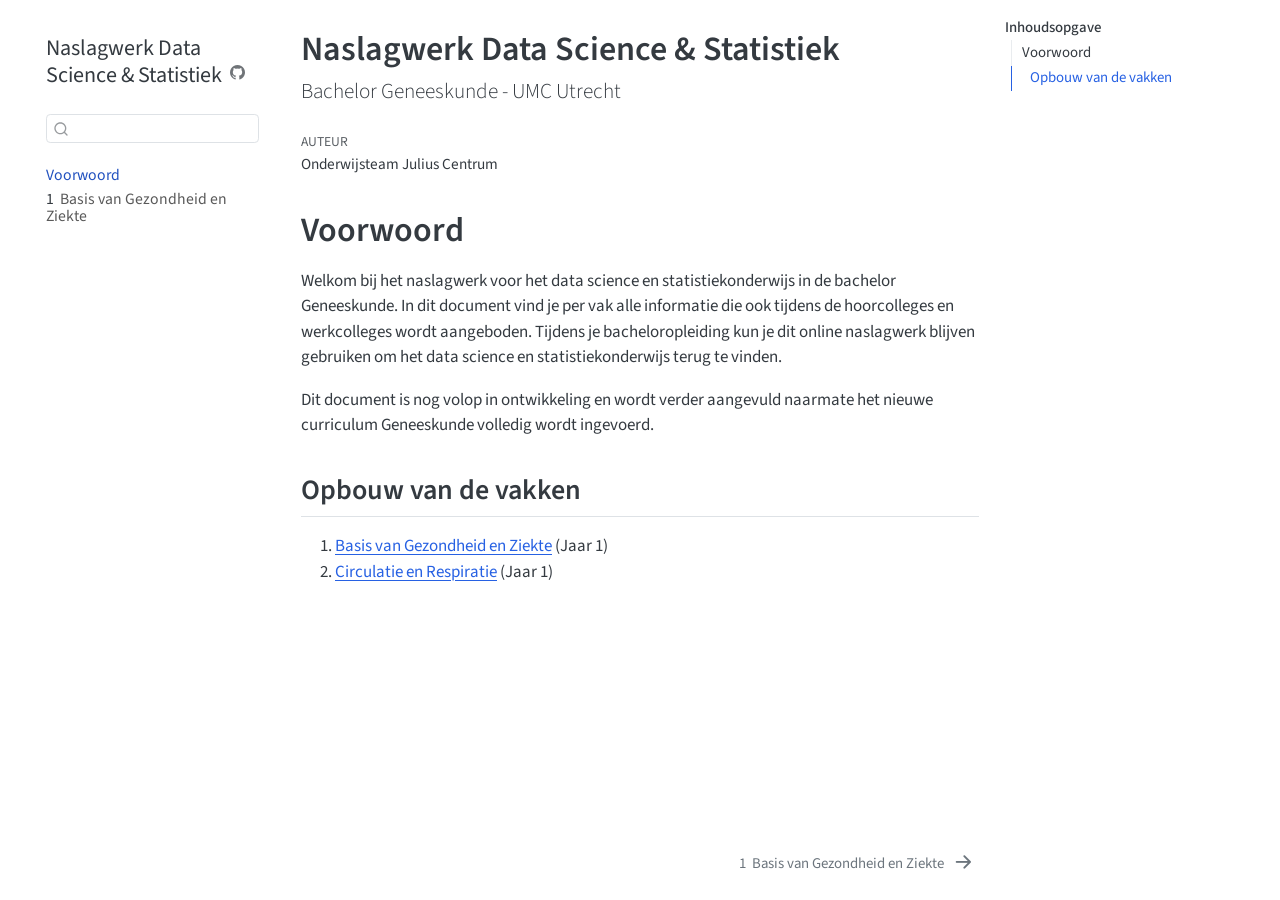
<file: index.html>
<!DOCTYPE html>
<html xmlns="http://www.w3.org/1999/xhtml" lang="nl" xml:lang="nl"><head>

<meta charset="utf-8">
<meta name="generator" content="quarto-1.11.9">

<meta name="viewport" content="width=device-width, initial-scale=1.0, user-scalable=yes">

<meta name="author" content="Onderwijsteam Julius Centrum">

<title>Naslagwerk Data Science &amp; Statistiek</title>
<style>
/* Default styles provided by pandoc.
** See https://pandoc.org/MANUAL.html#variables-for-html for config info.
*/
span.smallcaps{font-variant: small-caps;}
div.columns{display: flex; gap: 1.5em;}
div.column{flex: auto;}
@media screen {
div.columns{gap: min(4vw, 1.5em);}
div.column{overflow-x: auto;}
}
div.hanging-indent{margin-left: 1.5em; text-indent: -1.5em;}
ul.task-list{list-style: none;}
ul.task-list li input[type="checkbox"] {
  width: 0.8em;
  margin: 0 0.8em 0.2em -1em; /* quarto-specific, see https://github.com/quarto-dev/quarto-cli/issues/4556 */ 
  vertical-align: middle;
}
</style>


<script src="site_libs/quarto-nav/quarto-nav.js"></script>
<script src="site_libs/quarto-nav/headroom.min.js"></script>
<script src="site_libs/clipboard/clipboard.min.js"></script>
<script src="site_libs/quarto-search/autocomplete.umd.js"></script>
<script src="site_libs/quarto-search/fuse.min.js"></script>
<script src="site_libs/quarto-search/quarto-search.js"></script>
<meta name="quarto:offset" content="./">
<link href="./01-BvGZ.html" rel="next">
<script src="site_libs/quarto-html/quarto.js" type="module"></script>
<script src="site_libs/quarto-html/tabsets/tabsets.js" type="module"></script>
<script src="site_libs/quarto-html/scrollable-regions/scrollable-regions.js" type="module"></script>
<script src="site_libs/quarto-html/popper.min.js"></script>
<script src="site_libs/quarto-html/tippy.umd.min.js"></script>
<script src="site_libs/quarto-html/anchor.min.js"></script>
<link href="site_libs/quarto-html/tippy.css" rel="stylesheet">
<link href="site_libs/quarto-html/quarto-syntax-highlighting-63b5708e65d6cd79cd7618c58d0c21e7.css" rel="stylesheet" id="quarto-text-highlighting-styles">
<script src="site_libs/bootstrap/bootstrap.min.js"></script>
<link href="site_libs/bootstrap/bootstrap-icons.css" rel="stylesheet">
<link href="site_libs/bootstrap/bootstrap-fd437c11ef914449285a5c26e0daa494.min.css" rel="stylesheet" append-hash="true" id="quarto-bootstrap" data-mode="light">
<script id="quarto-search-options" type="application/json">{
  "location": "sidebar",
  "copy-button": false,
  "collapse-after": 3,
  "panel-placement": "start",
  "type": "textbox",
  "limit": 50,
  "keyboard-shortcut": [
    "f",
    "/",
    "s"
  ],
  "show-item-context": false,
  "language": {
    "search-no-results-text": "Geen resultaten",
    "search-matching-documents-text": "Gevonden documenten",
    "search-copy-link-title": "Kopieer link om te zoeken",
    "search-hide-matches-text": "Extra overeenkomsten verbergen",
    "search-more-match-text": "meer overeenkomst in dit document",
    "search-more-matches-text": "meer overeenkomsten in dit document",
    "search-clear-button-title": "Wissen",
    "search-text-placeholder": "",
    "search-detached-cancel-button-title": "Annuleren",
    "search-submit-button-title": "Verzenden",
    "search-label": "Zoeken"
  }
}</script>


<link rel="stylesheet" href="styles/content.css">
</head>

<body class="nav-sidebar floating quarto-light"><a id="quarto-skip-link" class="visually-hidden-focusable" href="#quarto-document-content">Ga naar de hoofdinhoud</a>

<div id="quarto-search-results"></div>
  <header id="quarto-header" class="headroom fixed-top">
  <nav class="quarto-secondary-nav" aria-label="Werkbalk">
    <div class="container-fluid d-flex">
      <button type="button" class="quarto-btn-toggle btn" data-bs-toggle="collapse" role="button" data-bs-target=".quarto-sidebar-collapse-item" aria-controls="quarto-sidebar" aria-expanded="false" aria-label="Schakel zijbalknavigatie" onclick="if (window.quartoToggleHeadroom) { window.quartoToggleHeadroom(); }">
        <i class="bi bi-layout-text-sidebar-reverse"></i>
      </button>
        <nav class="quarto-page-breadcrumbs" aria-label="Pad"><ol class="breadcrumb"><li class="breadcrumb-item"><a href="./index.html">Voorwoord</a></li></ol></nav>
        <a class="flex-grow-1" data-bs-toggle="collapse" data-bs-target=".quarto-sidebar-collapse-item" onclick="if (window.quartoToggleHeadroom) { window.quartoToggleHeadroom(); }">      
        </a>
      <button type="button" class="btn quarto-search-button" aria-label="Zoeken" onclick="window.quartoOpenSearch();">
        <i class="bi bi-search"></i>
      </button>
    </div>
  </nav>
</header>
<!-- content -->
<div id="quarto-content" class="quarto-container page-columns page-rows-contents page-layout-article">
<!-- sidebar -->
  <nav id="quarto-sidebar" class="sidebar collapse collapse-horizontal quarto-sidebar-collapse-item sidebar-navigation floating overflow-auto" aria-label="Website">
    <div class="pt-lg-2 mt-2 text-left sidebar-header">
    <div class="sidebar-title mb-0 py-0">
      <a href="./">Naslagwerk Data Science &amp; Statistiek</a> 
        <div class="sidebar-tools-main">
    <a href="https://github.com/EducationTeamJC/naslagwerk_gnk" title="Broncode" class="quarto-navigation-tool px-1" aria-label="Broncode"><i class="bi bi-github"></i></a>
</div>
    </div>
      </div>
        <div class="mt-2 flex-shrink-0 align-items-center">
        <div class="sidebar-search">
        <div id="quarto-search" class="" title="Zoeken"></div>
        </div>
        </div>
    <div class="sidebar-menu-container"> 
    <ul class="list-unstyled mt-1">
        <li class="sidebar-item">
  <div class="sidebar-item-container"> 
  <a href="./index.html" class="sidebar-item-text sidebar-link active">
 <span class="menu-text">Voorwoord</span></a>
  </div>
</li>
        <li class="sidebar-item">
  <div class="sidebar-item-container"> 
  <a href="./01-BvGZ.html" class="sidebar-item-text sidebar-link">
 <span class="menu-text"><span class="chapter-number">1</span>&nbsp; <span class="chapter-title">Basis van Gezondheid en Ziekte</span></span></a>
  </div>
</li>
    </ul>
    </div>
</nav>
<div id="quarto-sidebar-glass" class="quarto-sidebar-collapse-item" data-bs-toggle="collapse" data-bs-target=".quarto-sidebar-collapse-item"></div>
<!-- margin-sidebar -->
    <div id="quarto-margin-sidebar" class="sidebar margin-sidebar">
        <nav id="TOC" role="doc-toc" aria-labelledby="toc-title" class="toc-active">
    <h2 id="toc-title">Inhoudsopgave</h2>
   
  <ul>
  <li><a href="#voorwoord" id="toc-voorwoord" class="nav-link active" data-scroll-target="#voorwoord">Voorwoord</a>
  <ul class="collapse">
  <li><a href="#opbouw-van-de-vakken" id="toc-opbouw-van-de-vakken" class="nav-link" data-scroll-target="#opbouw-van-de-vakken">Opbouw van de vakken</a></li>
  </ul></li>
  </ul>
</nav>
    </div>
<!-- main -->
<main class="content" id="quarto-document-content" tabindex="-1">

<header id="title-block-header" class="quarto-title-block default">
<div class="quarto-title">
<h1 class="title">Naslagwerk Data Science &amp; Statistiek</h1>
<p class="subtitle lead">Bachelor Geneeskunde - UMC Utrecht</p>
</div>



<div class="quarto-title-meta">

    <div>
    <div class="quarto-title-meta-heading">Auteur</div>
    <div class="quarto-title-meta-contents">
             <p>Onderwijsteam Julius Centrum </p>
          </div>
  </div>
    
  
    
  </div>
  


</header>


<section id="voorwoord" class="level1 unnumbered">
<h1 class="unnumbered">Voorwoord</h1>
<p>Welkom bij het naslagwerk voor het data science en statistiekonderwijs in de bachelor Geneeskunde. In dit document vind je per vak alle informatie die ook tijdens de hoorcolleges en werkcolleges wordt aangeboden. Tijdens je bacheloropleiding kun je dit online naslagwerk blijven gebruiken om het data science en statistiekonderwijs terug te vinden.</p>
<p>Dit document is nog volop in ontwikkeling en wordt verder aangevuld naarmate het nieuwe curriculum Geneeskunde volledig wordt ingevoerd.</p>
<section id="opbouw-van-de-vakken" class="level2 unnumbered">
<h2 class="unnumbered anchored" data-anchor-id="opbouw-van-de-vakken">Opbouw van de vakken</h2>
<ol type="1">
<li><a href="./01-BvGZ.html">Basis van Gezondheid en Ziekte</a> (Jaar 1)</li>
<li><a href="02-CirculatieRespiratie.qmd">Circulatie en Respiratie</a> (Jaar 1)</li>
</ol>


</section>
</section>

</main> <!-- /main -->
<script id="quarto-html-after-body" type="application/javascript">
  window.document.addEventListener("DOMContentLoaded", function (event) {
    const icon = "";
    const anchorJS = new window.AnchorJS();
    anchorJS.options = {
      placement: 'right',
      icon: icon
    };
    anchorJS.add('.anchored');
    const isCodeAnnotation = (el) => {
      for (const clz of el.classList) {
        if (clz.startsWith('code-annotation-')) {                     
          return true;
        }
      }
      return false;
    }
    const onCopySuccess = function(e) {
      // button target
      const button = e.trigger;
      // don't keep focus
      button.blur();
      // flash "checked"
      button.classList.add('code-copy-button-checked');
      var currentTitle = button.getAttribute("title");
      button.setAttribute("title", "Gekopieerd!");
      let tooltip;
      if (window.bootstrap) {
        button.setAttribute("data-bs-toggle", "tooltip");
        button.setAttribute("data-bs-placement", "left");
        button.setAttribute("data-bs-title", "Gekopieerd!");
        tooltip = new bootstrap.Tooltip(button, 
          { trigger: "manual", 
            customClass: "code-copy-button-tooltip",
            offset: [0, -8]});
        tooltip.show();    
      }
      setTimeout(function() {
        if (tooltip) {
          tooltip.hide();
          button.removeAttribute("data-bs-title");
          button.removeAttribute("data-bs-toggle");
          button.removeAttribute("data-bs-placement");
        }
        button.setAttribute("title", currentTitle);
        button.classList.remove('code-copy-button-checked');
      }, 1000);
      // clear code selection
      e.clearSelection();
    }
    const getTextToCopy = function(trigger) {
      const outerScaffold = trigger.parentElement.cloneNode(true);
      const codeEl = outerScaffold.querySelector('code');
      for (const childEl of codeEl.children) {
        if (isCodeAnnotation(childEl)) {
          childEl.remove();
        }
      }
      return codeEl.innerText;
    }
    const clipboard = new window.ClipboardJS('.code-copy-button:not([data-in-quarto-modal])', {
      text: getTextToCopy
    });
    clipboard.on('success', onCopySuccess);
    if (window.document.getElementById('quarto-embedded-source-code-modal')) {
      const clipboardModal = new window.ClipboardJS('.code-copy-button[data-in-quarto-modal]', {
        text: getTextToCopy,
        container: window.document.getElementById('quarto-embedded-source-code-modal')
      });
      clipboardModal.on('success', onCopySuccess);
    }
      var localhostRegex = new RegExp(/^(?:http|https):\/\/localhost\:?[0-9]*\//);
      var mailtoRegex = new RegExp(/^mailto:/);
        var filterRegex = new RegExp("https:\/\/educationteamjc\.github\.io\/naslagwerk_gnk\/");
      const newWindowLabel = "(opens in a new tab)";
      const newWindowNoteId = "quarto-ext-newwindow-label";
      // Links reference one hidden label through aria-describedby, so the
      // announcement never changes their accessible name.
      var describeNewWindow = (link) => {
        if (!window.document.getElementById(newWindowNoteId)) {
          var newWindowNote = window.document.createElement("span");
          newWindowNote.id = newWindowNoteId;
          newWindowNote.hidden = true;
          newWindowNote.textContent = newWindowLabel;
          window.document.body.appendChild(newWindowNote);
        }
        var describedBy = (link.getAttribute("aria-describedby") || "").split(/\s+/).filter(Boolean);
        if (!describedBy.includes(newWindowNoteId)) {
          describedBy.push(newWindowNoteId);
          link.setAttribute("aria-describedby", describedBy.join(" "));
        }
      }
      var isInternal = (href) => {
          return filterRegex.test(href) || localhostRegex.test(href) || mailtoRegex.test(href);
      }
      // Inspect non-navigation links and adorn them if external
      window.quartoDecorateExternalLinks = function (root) {
     var links = (root || window.document).querySelectorAll('a[href]:not(.nav-link):not(.navbar-brand):not(.toc-action):not(.sidebar-link):not(.sidebar-item-toggle):not(.pagination-link):not(.no-external):not([aria-hidden]):not(.dropdown-item):not(.quarto-navigation-tool):not(.about-link)');
      for (var i=0; i<links.length; i++) {
        const link = links[i];
        if (!isInternal(link.href)) {
          // undo the damage that might have been done by quarto-nav.js in the case of
          // links that we want to consider external
          if (link.dataset.originalHref !== undefined) {
            link.href = link.dataset.originalHref;
          }
            // target, if specified
            link.setAttribute("target", "_blank");
            if (link.getAttribute("rel") === null) {
              link.setAttribute("rel", "noopener");
            }
            describeNewWindow(link);
          if (!link.classList.contains('no-external-icon')) {
          }
        }
      }
      };
      window.quartoDecorateExternalLinks(window.document);
    // Esc closes the popup (WCAG 1.4.13) and focus leaving both trigger and
    // popup closes it (WCAG 2.4.11); tippy handles neither for interactive popups.
    const hideOnEscAndFocusOut = {
      name: 'hideOnEscAndFocusOut',
      defaultValue: true,
      fn(instance) {
        const dismiss = () => {
          // A show scheduled by the trigger delay would otherwise reopen it
          instance.clearDelayTimeouts();
          instance.hide();
        };
        const onKeyDown = (event) => {
          if (event.key !== 'Escape') {
            return;
          }
          // Keep Esc from also reaching page handlers (e.g. reveal.js overview),
          // except an open reveal.js slide menu, which Esc should close too.
          // The menu handles keys only when its keyboard option is on.
          const menuHandlesEsc = window.Reveal?.getPlugin?.('menu')?.isOpen() &&
            window.Reveal.getConfig().menu?.keyboard !== false;
          if (!menuHandlesEsc) {
            event.stopPropagation();
          }
          if (instance.popper.contains(window.document.activeElement)) {
            // Disabled while refocusing so the focus trigger does not reopen it
            instance.disable();
            instance.reference.focus();
            instance.enable();
          }
          dismiss();
        };
        const onFocusOut = (event) => {
          const target = event.relatedTarget;
          if (target && !instance.reference.contains(target) &&
              !instance.popper.contains(target)) {
            dismiss();
          }
        };
        // On the trigger too: a click trigger (code-annotations: select) has no
        // blur handling. Attached for the instance's lifetime so leaving the
        // trigger also cancels a show still pending on the trigger delay.
        instance.reference.addEventListener('focusout', onFocusOut);
        return {
          onShow() {
            window.document.addEventListener('keydown', onKeyDown, true);
            instance.popper.addEventListener('focusout', onFocusOut);
          },
          onHide() {
            window.document.removeEventListener('keydown', onKeyDown, true);
            instance.popper.removeEventListener('focusout', onFocusOut);
          },
          onDestroy() {
            instance.reference.removeEventListener('focusout', onFocusOut);
          },
        };
      },
    };
    function tippyHover(el, contentFn, onTriggerFn, onUntriggerFn) {
      const config = {
        allowHTML: true,
        maxWidth: 500,
        delay: 100,
        arrow: false,
        appendTo: function(el) {
            return el.parentElement;
        },
        interactive: true,
        interactiveBorder: 10,
        theme: 'quarto',
        placement: 'bottom-start',
        plugins: [hideOnEscAndFocusOut],
      };
      if (contentFn) {
        config.content = contentFn;
      }
      if (onTriggerFn) {
        config.onTrigger = onTriggerFn;
      }
      if (onUntriggerFn) {
        config.onUntrigger = onUntriggerFn;
      }
      window.tippy(el, config); 
    }
    const noterefs = window.document.querySelectorAll('a[role="doc-noteref"]');
    for (var i=0; i<noterefs.length; i++) {
      const ref = noterefs[i];
      tippyHover(ref, function() {
        // use id or data attribute instead here
        let href = ref.getAttribute('data-footnote-href') || ref.getAttribute('href');
        try { href = new URL(href).hash; } catch {}
        const id = href.replace(/^#\/?/, "");
        const note = window.document.getElementById(id);
        if (note) {
          return note.innerHTML;
        } else {
          return "";
        }
      });
    }
    const xrefs = window.document.querySelectorAll('a.quarto-xref');
    const processXRef = (id, note) => {
      // Strip column container classes
      const stripColumnClz = (el) => {
        el.classList.remove("page-full", "page-columns");
        if (el.children) {
          for (const child of el.children) {
            stripColumnClz(child);
          }
        }
      }
      stripColumnClz(note)
      if (id === null || id.startsWith('sec-')) {
        // Special case sections, only their first couple elements
        const container = document.createElement("div");
        if (note.children && note.children.length > 2) {
          container.appendChild(note.children[0].cloneNode(true));
          for (let i = 1; i < note.children.length; i++) {
            const child = note.children[i];
            if (child.tagName === "P" && child.innerText === "") {
              continue;
            } else {
              container.appendChild(child.cloneNode(true));
              break;
            }
          }
          if (window.Quarto?.typesetMath) {
            window.Quarto.typesetMath(container);
          }
          return container.innerHTML
        } else {
          if (window.Quarto?.typesetMath) {
            window.Quarto.typesetMath(note);
          }
          return note.innerHTML;
        }
      } else {
        // Remove any anchor links if they are present
        const anchorLink = note.querySelector('a.anchorjs-link');
        if (anchorLink) {
          anchorLink.remove();
        }
        if (window.Quarto?.typesetMath) {
          window.Quarto.typesetMath(note);
        }
        if (note.classList.contains("callout")) {
          return note.outerHTML;
        } else {
          return note.innerHTML;
        }
      }
    }
    for (var i=0; i<xrefs.length; i++) {
      const xref = xrefs[i];
      tippyHover(xref, undefined, function(instance) {
        instance.disable();
        let url = xref.getAttribute('href');
        let hash = undefined; 
        if (url.startsWith('#')) {
          hash = url;
        } else {
          try { hash = new URL(url).hash; } catch {}
        }
        if (hash) {
          const id = hash.replace(/^#\/?/, "");
          const note = window.document.getElementById(id);
          if (note !== null) {
            try {
              const html = processXRef(id, note.cloneNode(true));
              instance.setContent(html);
            } finally {
              instance.enable();
              instance.show();
            }
          } else {
            // See if we can fetch this
            fetch(url.split('#')[0])
            .then(res => res.text())
            .then(html => {
              const parser = new DOMParser();
              const htmlDoc = parser.parseFromString(html, "text/html");
              const note = htmlDoc.getElementById(id);
              if (note !== null) {
                const html = processXRef(id, note);
                instance.setContent(html);
              } 
            }).finally(() => {
              instance.enable();
              instance.show();
            });
          }
        } else {
          // See if we can fetch a full url (with no hash to target)
          // This is a special case and we should probably do some content thinning / targeting
          fetch(url)
          .then(res => res.text())
          .then(html => {
            const parser = new DOMParser();
            const htmlDoc = parser.parseFromString(html, "text/html");
            const note = htmlDoc.querySelector('main.content');
            if (note !== null) {
              // This should only happen for chapter cross references
              // (since there is no id in the URL)
              // remove the first header
              if (note.children.length > 0 && note.children[0].tagName === "HEADER") {
                note.children[0].remove();
              }
              const html = processXRef(null, note);
              instance.setContent(html);
            } 
          }).finally(() => {
            instance.enable();
            instance.show();
          });
        }
      }, function(instance) {
      });
    }
        let selectedAnnoteEl;
        const selectorForAnnotation = ( cell, annotation) => {
          let cellAttr = 'data-code-cell="' + cell + '"';
          let lineAttr = 'data-code-annotation="' +  annotation + '"';
          const selector = 'span[' + cellAttr + '][' + lineAttr + ']';
          return selector;
        }
        const selectCodeLines = (annoteEl) => {
          const doc = window.document;
          const targetCell = annoteEl.getAttribute("data-target-cell");
          const targetAnnotation = annoteEl.getAttribute("data-target-annotation");
          const annoteSpan = window.document.querySelector(selectorForAnnotation(targetCell, targetAnnotation));
          const lines = annoteSpan.getAttribute("data-code-lines").split(",");
          const lineIds = lines.map((line) => {
            return targetCell + "-" + line;
          })
          // Each band is positioned against its own containing block, which is
          // not the offsetParent of the lines, so place it from client rects.
          const placeBand = (band, firstEl, lastEl, codeBlock) => {
            const container = band.offsetParent;
            if (container === null) {
              return;
            }
            const containerRect = container.getBoundingClientRect();
            // Reveal.js scales slides with a transform, so convert client
            // pixels back to the CSS pixels of the container.
            const scale = containerRect.height / container.offsetHeight || 1;
            const firstRect = firstEl.getBoundingClientRect();
            const lastRect = lastEl.getBoundingClientRect();
            const top = (firstRect.top - containerRect.top) / scale - container.clientTop + container.scrollTop;
            const height = (lastRect.bottom - firstRect.top) / scale;
            band.style.top = top - 2 + "px";
            band.style.height = height + 4 + "px";
            if (codeBlock) {
              // Without the copy button wrapper, the containing block is wider
              // than the code block, so span the code block explicitly.
              const blockRect = codeBlock.getBoundingClientRect();
              band.style.left = (blockRect.left - containerRect.left) / scale - container.clientLeft + container.scrollLeft + "px";
              band.style.width = blockRect.width / scale + "px";
            }
          };
          if (lineIds.length > 0) {
            const el = window.document.getElementById(lineIds[0]);
            const lastEl = window.document.getElementById(lineIds[lineIds.length - 1]);
            const parent = el.parentElement.parentElement;
            // cook up a div (if necessary) and position it
            let div = window.document.getElementById("code-annotation-line-highlight");
            if (div === null) {
              div = window.document.createElement("div");
              div.setAttribute("id", "code-annotation-line-highlight");
              div.style.position = 'absolute';
              parent.appendChild(div);
            }
            placeBand(div, el, lastEl, parent.closest("div.sourceCode") || parent);
            let gutterDiv = window.document.getElementById("code-annotation-line-highlight-gutter");
            if (gutterDiv === null) {
              gutterDiv = window.document.createElement("div");
              gutterDiv.setAttribute("id", "code-annotation-line-highlight-gutter");
              gutterDiv.style.position = 'absolute';
              const codeCell = window.document.getElementById(targetCell);
              const gutter = codeCell.querySelector('.code-annotation-gutter');
              gutter.appendChild(gutterDiv);
            }
            placeBand(gutterDiv, el, lastEl);
            selectedAnnoteEl = annoteEl;
          }
        };
        const unselectCodeLines = () => {
          const elementsIds = ["code-annotation-line-highlight", "code-annotation-line-highlight-gutter"];
          elementsIds.forEach((elId) => {
            const div = window.document.getElementById(elId);
            if (div) {
              div.remove();
            }
          });
          selectedAnnoteEl = undefined;
        };
          // Handle positioning of the toggle
      window.addEventListener(
        "resize",
        throttle(() => {
          elRect = undefined;
          if (selectedAnnoteEl) {
            selectCodeLines(selectedAnnoteEl);
          }
        }, 10)
      );
      function throttle(fn, ms) {
      let throttle = false;
      let timer;
        return (...args) => {
          if(!throttle) { // first call gets through
              fn.apply(this, args);
              throttle = true;
          } else { // all the others get throttled
              if(timer) clearTimeout(timer); // cancel #2
              timer = setTimeout(() => {
                fn.apply(this, args);
                timer = throttle = false;
              }, ms);
          }
        };
      }
        // Attach click handler to the DT
        const annoteDls = window.document.querySelectorAll('dt[data-target-cell]');
        for (const annoteDlNode of annoteDls) {
          annoteDlNode.addEventListener('click', (event) => {
            const clickedEl = event.target;
            if (clickedEl !== selectedAnnoteEl) {
              unselectCodeLines();
              const activeEl = window.document.querySelector('dt[data-target-cell].code-annotation-active');
              if (activeEl) {
                activeEl.classList.remove('code-annotation-active');
              }
              selectCodeLines(clickedEl);
              clickedEl.classList.add('code-annotation-active');
            } else {
              // Unselect the line
              unselectCodeLines();
              clickedEl.classList.remove('code-annotation-active');
            }
          });
        }
    const findCites = (el) => {
      const parentEl = el.parentElement;
      if (parentEl) {
        const cites = parentEl.dataset.cites;
        if (cites) {
          return {
            el,
            cites: cites.split(' ')
          };
        } else {
          return findCites(el.parentElement)
        }
      } else {
        return undefined;
      }
    };
    var bibliorefs = window.document.querySelectorAll('a[role="doc-biblioref"]');
    for (var i=0; i<bibliorefs.length; i++) {
      const ref = bibliorefs[i];
      const citeInfo = findCites(ref);
      if (citeInfo) {
        tippyHover(citeInfo.el, function() {
          var popup = window.document.createElement('div');
          citeInfo.cites.forEach(function(cite) {
            var citeDiv = window.document.createElement('div');
            citeDiv.classList.add('hanging-indent');
            citeDiv.classList.add('csl-entry');
            var biblioDiv = window.document.getElementById('ref-' + cite);
            if (biblioDiv) {
              citeDiv.innerHTML = biblioDiv.innerHTML;
            }
            popup.appendChild(citeDiv);
          });
          return popup.innerHTML;
        });
      }
    }
  });
  </script>
  <script type="application/javascript">
  window.quartoScrollableRegionsLabels = {"code":"Scrollbare code","output":"Scrollbare uitvoer"};
  </script>
<nav class="page-navigation" aria-label="Pagina">
  <div class="nav-page nav-page-previous">
  </div>
  <div class="nav-page nav-page-next">
      <a href="./01-BvGZ.html" class="pagination-link" aria-label="Basis van Gezondheid en Ziekte">
        <span class="nav-page-text"><span class="chapter-number">1</span>&nbsp; <span class="chapter-title">Basis van Gezondheid en Ziekte</span></span> <i class="bi bi-arrow-right-short"></i>
      </a>
  </div>
</nav>
</div> <!-- /content -->




</body></html>
</file>
<file: site_libs/quarto-html/tippy.css>
.tippy-box[data-animation=fade][data-state=hidden]{opacity:0}[data-tippy-root]{max-width:calc(100vw - 10px)}.tippy-box{position:relative;background-color:#333;color:#fff;border-radius:4px;font-size:14px;line-height:1.4;white-space:normal;outline:0;transition-property:transform,visibility,opacity}.tippy-box[data-placement^=top]>.tippy-arrow{bottom:0}.tippy-box[data-placement^=top]>.tippy-arrow:before{bottom:-7px;left:0;border-width:8px 8px 0;border-top-color:initial;transform-origin:center top}.tippy-box[data-placement^=bottom]>.tippy-arrow{top:0}.tippy-box[data-placement^=bottom]>.tippy-arrow:before{top:-7px;left:0;border-width:0 8px 8px;border-bottom-color:initial;transform-origin:center bottom}.tippy-box[data-placement^=left]>.tippy-arrow{right:0}.tippy-box[data-placement^=left]>.tippy-arrow:before{border-width:8px 0 8px 8px;border-left-color:initial;right:-7px;transform-origin:center left}.tippy-box[data-placement^=right]>.tippy-arrow{left:0}.tippy-box[data-placement^=right]>.tippy-arrow:before{left:-7px;border-width:8px 8px 8px 0;border-right-color:initial;transform-origin:center right}.tippy-box[data-inertia][data-state=visible]{transition-timing-function:cubic-bezier(.54,1.5,.38,1.11)}.tippy-arrow{width:16px;height:16px;color:#333}.tippy-arrow:before{content:"";position:absolute;border-color:transparent;border-style:solid}.tippy-content{position:relative;padding:5px 9px;z-index:1}
</file>
<file: site_libs/quarto-html/quarto-syntax-highlighting-63b5708e65d6cd79cd7618c58d0c21e7.css>
/* quarto syntax highlight colors */
:root {
  --quarto-hl-ot-color: #003B4F;
  --quarto-hl-at-color: #657422;
  --quarto-hl-ss-color: #20794D;
  --quarto-hl-an-color: #5E5E5E;
  --quarto-hl-fu-color: #4758AB;
  --quarto-hl-st-color: #20794D;
  --quarto-hl-cf-color: #003B4F;
  --quarto-hl-op-color: #5E5E5E;
  --quarto-hl-er-color: #AD0000;
  --quarto-hl-bn-color: #AD0000;
  --quarto-hl-al-color: #AD0000;
  --quarto-hl-va-color: #111111;
  --quarto-hl-bu-color: inherit;
  --quarto-hl-ex-color: inherit;
  --quarto-hl-pp-color: #AD0000;
  --quarto-hl-in-color: #5E5E5E;
  --quarto-hl-vs-color: #20794D;
  --quarto-hl-wa-color: #5E5E5E;
  --quarto-hl-do-color: #5E5E5E;
  --quarto-hl-im-color: #00769E;
  --quarto-hl-ch-color: #20794D;
  --quarto-hl-dt-color: #AD0000;
  --quarto-hl-fl-color: #AD0000;
  --quarto-hl-co-color: #5E5E5E;
  --quarto-hl-cv-color: #5E5E5E;
  --quarto-hl-cn-color: #8f5902;
  --quarto-hl-sc-color: #5E5E5E;
  --quarto-hl-dv-color: #AD0000;
  --quarto-hl-kw-color: #003B4F;
}

/* other quarto variables */
:root {
  --quarto-font-monospace: SFMono-Regular, Menlo, Monaco, Consolas, "Liberation Mono", "Courier New", monospace;
}

/* syntax highlight based on Pandoc's rules */
pre > code.sourceCode > span {
  color: #003B4F;
}

code.sourceCode > span {
  color: #003B4F;
}

div.sourceCode,
div.sourceCode pre.sourceCode {
  color: #003B4F;
}

/* Normal */
code span {
  color: #003B4F;
}

/* Alert */
code span.al {
  color: #AD0000;
  font-style: inherit;
}

/* Annotation */
code span.an {
  color: #5E5E5E;
  font-style: inherit;
}

/* Attribute */
code span.at {
  color: #657422;
  font-style: inherit;
}

/* BaseN */
code span.bn {
  color: #AD0000;
  font-style: inherit;
}

/* BuiltIn */
code span.bu {
  font-style: inherit;
}

/* ControlFlow */
code span.cf {
  color: #003B4F;
  font-weight: bold;
  font-style: inherit;
}

/* Char */
code span.ch {
  color: #20794D;
  font-style: inherit;
}

/* Constant */
code span.cn {
  color: #8f5902;
  font-style: inherit;
}

/* Comment */
code span.co {
  color: #5E5E5E;
  font-style: inherit;
}

/* CommentVar */
code span.cv {
  color: #5E5E5E;
  font-style: italic;
}

/* Documentation */
code span.do {
  color: #5E5E5E;
  font-style: italic;
}

/* DataType */
code span.dt {
  color: #AD0000;
  font-style: inherit;
}

/* DecVal */
code span.dv {
  color: #AD0000;
  font-style: inherit;
}

/* Error */
code span.er {
  color: #AD0000;
  font-style: inherit;
}

/* Extension */
code span.ex {
  font-style: inherit;
}

/* Float */
code span.fl {
  color: #AD0000;
  font-style: inherit;
}

/* Function */
code span.fu {
  color: #4758AB;
  font-style: inherit;
}

/* Import */
code span.im {
  color: #00769E;
  font-style: inherit;
}

/* Information */
code span.in {
  color: #5E5E5E;
  font-style: inherit;
}

/* Keyword */
code span.kw {
  color: #003B4F;
  font-weight: bold;
  font-style: inherit;
}

/* Operator */
code span.op {
  color: #5E5E5E;
  font-style: inherit;
}

/* Other */
code span.ot {
  color: #003B4F;
  font-style: inherit;
}

/* Preprocessor */
code span.pp {
  color: #AD0000;
  font-style: inherit;
}

/* SpecialChar */
code span.sc {
  color: #5E5E5E;
  font-style: inherit;
}

/* SpecialString */
code span.ss {
  color: #20794D;
  font-style: inherit;
}

/* String */
code span.st {
  color: #20794D;
  font-style: inherit;
}

/* Variable */
code span.va {
  color: #111111;
  font-style: inherit;
}

/* VerbatimString */
code span.vs {
  color: #20794D;
  font-style: inherit;
}

/* Warning */
code span.wa {
  color: #5E5E5E;
  font-style: italic;
}

.prevent-inlining {
  content: "</";
}

/*# sourceMappingURL=054cc16b9e9817627be6994582d2ffb5.css.map */
</file>
<file: styles/content.css>
/* Content callouts only — theme look comes from Bootstrap cosmo */

.leerdoelen {
  background: #f8f9fa;
  border: 1px solid #dee2e6;
  border-left: 4px solid #2780e3;
  padding: 0.9rem 1.1rem;
  margin: 1.2rem 0 1.5rem 0;
}

.leerdoelen h3,
.leerdoelen p:first-child {
  margin-top: 0;
  font-weight: 600;
}

.leerdoelen ol,
.leerdoelen ul {
  margin-bottom: 0;
}

.intermezzo {
  background: #f0fff4;
  border: 1px solid #c6f6d5;
  border-left: 4px solid #3fb618;
  padding: 0.9rem 1.1rem;
  margin: 1.2rem 0 1.5rem 0;
}

.intermezzo > :first-child {
  margin-top: 0;
  font-weight: 600;
}

.intermezzo > :last-child {
  margin-bottom: 0;
}

.blok-meta {
  color: #7b8a8b;
  font-size: 0.95rem;
  margin-bottom: 1.5rem;
  padding-bottom: 0.75rem;
  border-bottom: 1px solid #dee2e6;
}
</file>
